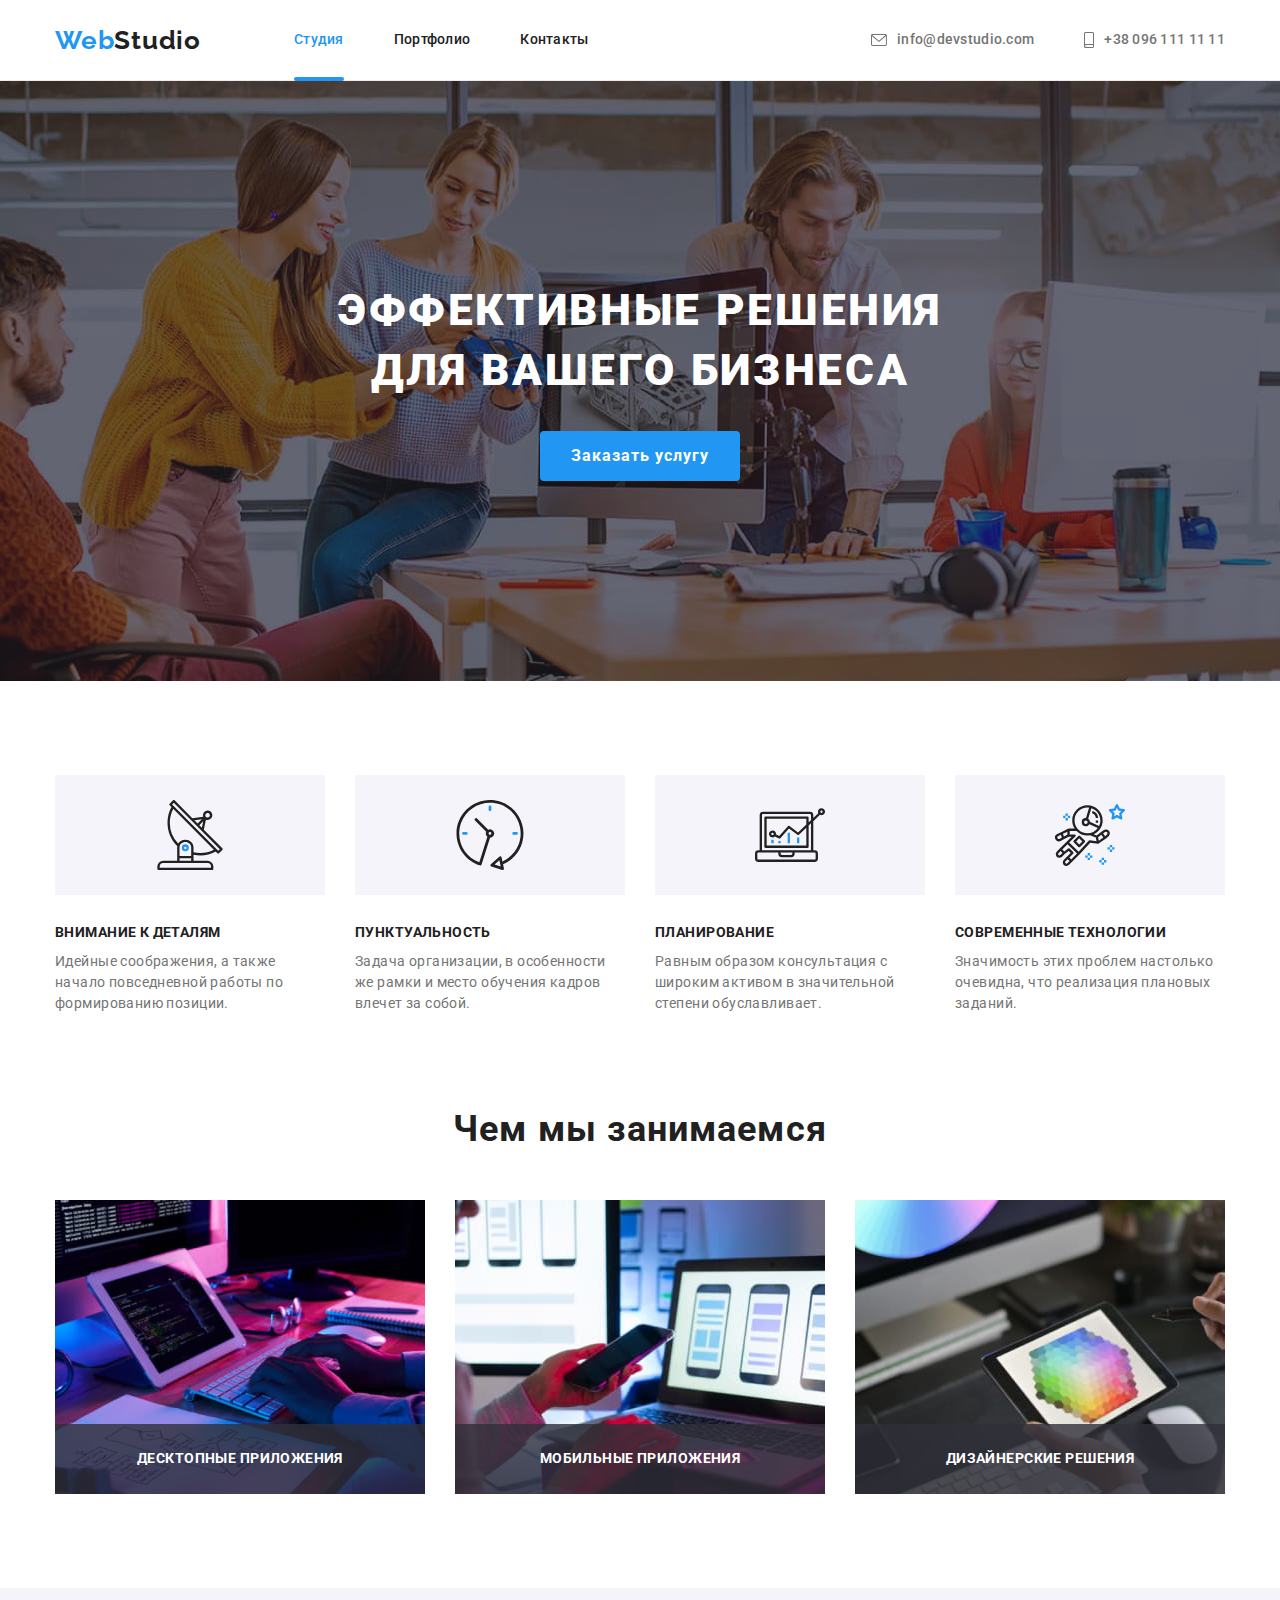
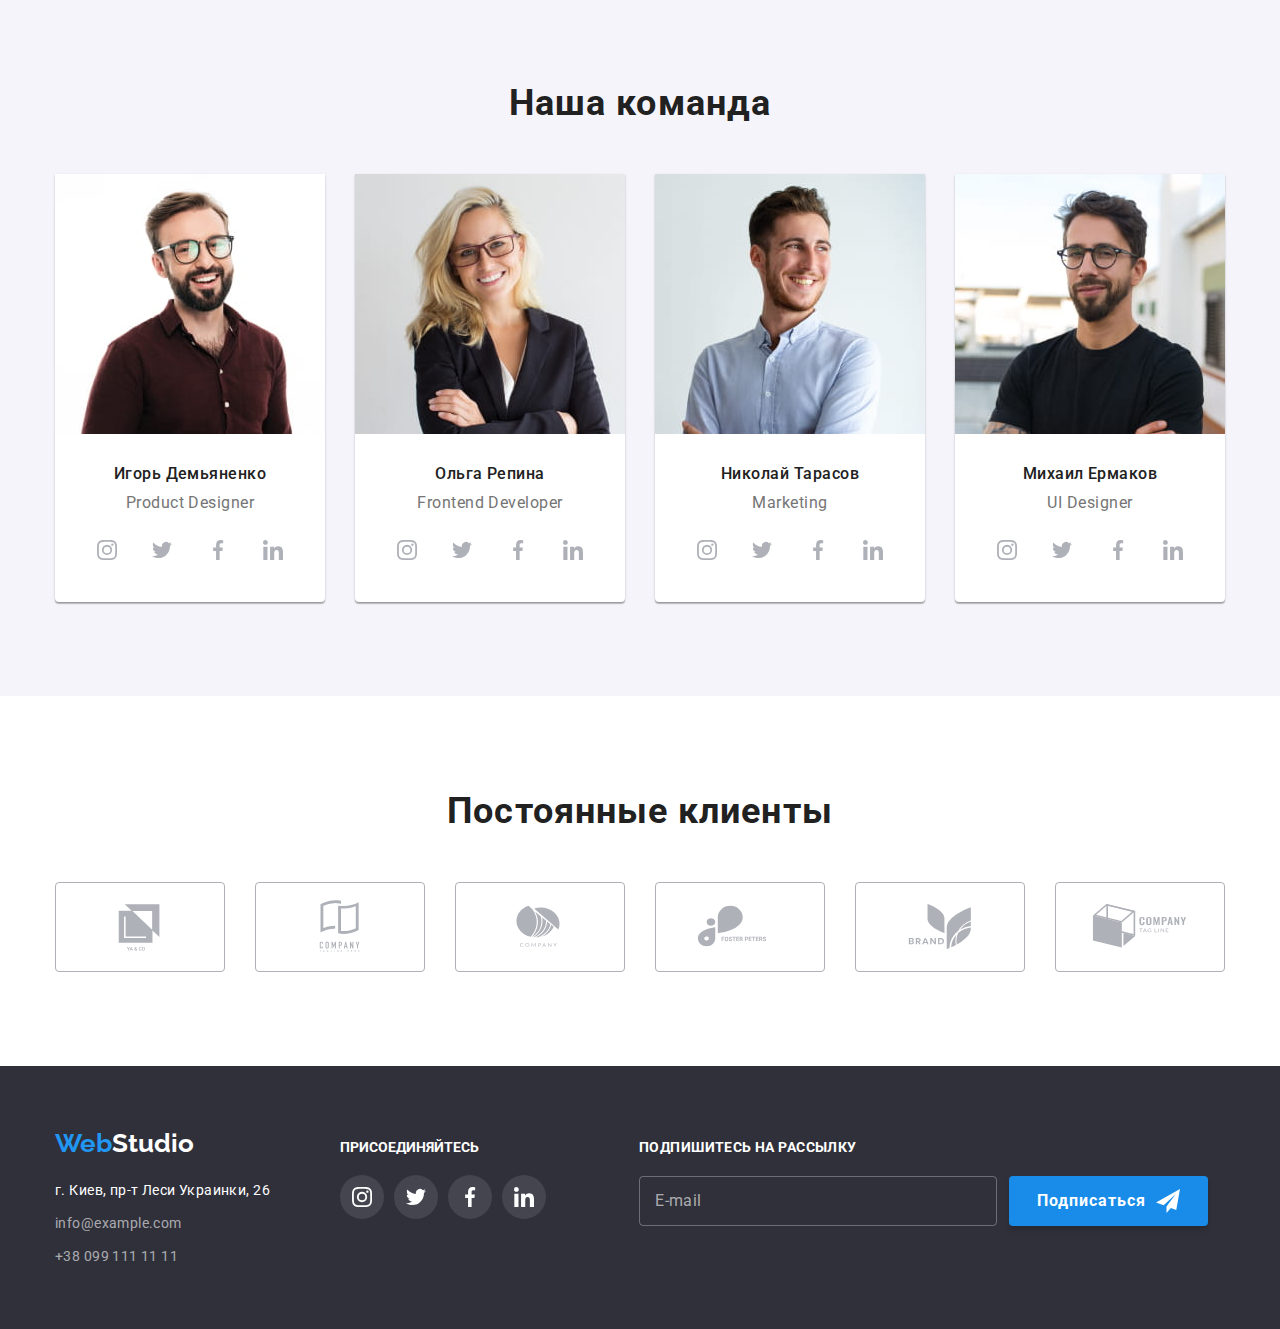
<file: index.html>
<!DOCTYPE html>
<html lang="ru">
<head>
    <meta charset="UTF-8">
    <meta http-equiv="X-UA-Compatible" content="IE=edge">
    <meta name="viewport" content="width=device-width, initial-scale=1.0">
    <title>студия</title>
    <link rel="preconnect" href="https://fonts.googleapis.com">
<link rel="preconnect" href="https://fonts.gstatic.com" crossorigin>
<link href="https://fonts.googleapis.com/css2?family=Raleway:wght@700&family=Roboto:wght@400;500;700;900&display=swap" rel="stylesheet">
<link rel="stylesheet" href="https://cdnjs.cloudflare.com/ajax/libs/modern-normalize/1.1.0/modern-normalize.min.css">
<link rel="stylesheet" href="./css/styles.css">
</head>
<body class="body-page">
    <header class="header-page"><!---start-of-header-section--> 
<div class="container header-container">
        <nav class="nav-container">
<a class="full-logo" href="https//www.webstudio.ua" 
 title="https//www.webstudio.ua" target=_self> 
    <span class="logo-part-web">Web</span>Studio</a>
    
        <ul class="header-nav-list">
        
        <li class="nav-item"><a class="nav-link now-on" href="./index.html"> Студия </a></li>
        <li class="nav-item"><a class="nav-link" href="./portfolio.html"> Портфолио </a></li>
        <li class="nav-item"><a class="nav-link" href="#contacts-footer"> Контакты </a></li>
            
        </ul>
    </nav>
        <ul class="header-contacts">

        <li class="contact-item"><a class="contacts-item-link" href=mailto:info@devstudio.com title="info@devstudio.com"><svg class="contacts-item-icon-email" width="16" height="12">
                  <use href="./images/sprite.svg#envelope">
                  </use>
                </svg> info@devstudio.com </a></li>
        <li class="contact-item"><a class="contacts-item-link" href=tel:+380961111111  title="call-us"><svg class="contacts-item-icon-smartphone" width="10" height="16">
                  <use href="./images/sprite.svg#smartphone">
                  </use>
                </svg> +38 096 111 11 11 </a></li>
            
        </ul>

</div>
    </header><!---end-of-header-section--> 
       
    <main>  <!--start-of-main-section-->
<section class="hero-section hero-background"> 
    <div class="container">
<h1 class="hero-title">Эффективные решения для вашего бизнеса</h1>


<button class="hero-button " type="button"  name="order-service" data-open-modal>Заказать услугу</button>
<div class="backdrop is-hidden" data-backdrop>
  <div class="modal">
     <button class="modal-close" data-close-modal>
                  <svg class="modal-close-button" width="11" height="11">
                    <use href="./images/sprite.svg#modal-close-button">
                    </use>
                  </svg>
    </button>
    <div>
      <p class="modal-form-p">Оставьте свои данные, мы вам перезвоним</p>
      <form class="modal-form">
        <label class="form-label"><span class="form-element-name">Имя</span>
        <input class="label-input" type="text" name="name" id="name"/>
      <svg class="label-logo" width="18" height="18">
       <use href="./images/sprite.svg#person-logo"></use></svg></label>

        <label class="form-label"><span class="form-element-name">Телефон</span>
        <input class="label-input" type="tel" name="tel" id="tel"/><svg class="label-logo" width="18" height="18">
       <use href="./images/sprite.svg#phone-logo"></use></svg></label>

        <label class="form-label"><span class="form-element-name">Почта</span>
        <input class="label-input" type="email" name="mail" id="mail"/><svg class="label-logo" width="18" height="18">
       <use href="./images/sprite.svg#email-logo"></use></svg></label>

        <label class="form-label"><span class="form-element-name coments">Комментарий</span>
        <textarea class="label-textarea" name="coments" placeholder="Введите текст"></textarea></label>

      <label class="form-label-checkbox"><input class="form-checkbox" type="checkbox" name="agreement" value="agreement" />
        <span class="checkbox-text">Соглашаюсь с рассылкой и принимаю&nbsp;<a class="agreement-link" href="">Условия договора</a></span>
         
    
    </label>
       <button class="modal-submit-button" type="submit">Отправить</button>
  
        



      </form>
    </div>
  </div>
</div>
</div>
</section> 

<section class="our-goals-section">
    <div class="container">
        <h2>our-goals</h2> <!--hide-when-styling-->
   <ul class="our-goals-list">
        <li class="our-goals-item">
            <div class="our-goals-item-icon">
                <svg class="our-goals-icon" width="70" height="70">
                  <use  href="./images/sprite.svg#antenna" >
                  </use>
                </svg>
              </div>
            <h3 >Внимание к деталям </h3>
            <p>Идейные соображения, а также начало повседневной работы по формированию позиции.</p>
        </li>
        
        <li class="our-goals-item">
            <div class="our-goals-item-icon">
                <svg class="our-goals-icon" width="70" height="70">
                  <use  href="./images/sprite.svg#clock" >
                  </use>
                </svg>
              </div>
            <h3 >Пунктуальность </h3>
            <p>Задача организации, в особенности же рамки и место обучения кадров влечет за собой.</p>
        </li>

        <li class="our-goals-item">
            <div class="our-goals-item-icon">
                <svg class="our-goals-icon" width="70" height="70">
                  <use  href="./images/sprite.svg#diagram" >
                  </use>
                </svg>
              </div>
            <h3> Планирование </h3>
            <p>Равным образом консультация с широким активом в значительной степени обуславливает.</p>
        </li>
        
        <li class="our-goals-item">
            <div class="our-goals-item-icon">
                <svg class="our-goals-icon" width="70" height="70">
                  <use  href="./images/sprite.svg#astronaut" >
                  </use>
                </svg>
              </div>
            <h3>Современные технологии</h3>
            <p>Значимость этих проблем настолько очевидна, что реализация плановых заданий.</p>
        </li>

    </ul>
    </div>
</section>
<section class="what-we-are-doing-section">
    <div class="container">
    <h2 class="what-we-are-doing"> Чем мы занимаемся </h2>
<ul class="what-we-are-doig-list">
            <li class="sample-image"><img src="./images/coding.jpg" alt="coding" width="370">
              <div class="sample-image-sign"><p class="sample-image-p" >Десктопные приложения</p></div>
            </li>
            <li class="sample-image"><img src="./images/app-design.jpg" alt="app-design" width="370">
              <div class="sample-image-sign"><p class="sample-image-p" >Мобильные приложения</p></div>
            </li>
            <li class="sample-image"><img src="./images/design.jpg" alt="design" width="370">
            <div class="sample-image-sign"> <p class="sample-image-p">Дизайнерские решения</p></div>
            </li>
    
</ul>
</div>
</section>

<section class="our-team">
<div class="container">
<h2 class="our-team-h2"> Наша команда </h2>
<ul class="our-team-list">
    
        <li class="our-team-item">
            <img src="./images/demianenko.jpg" alt="igor-demianenko" width="270" >
            <div class="teammate-sign">
            <h3>Игорь Демьяненко</h3>
            <p>Product Designer</p>
            <ul class="our-team-network-list">
                  <li class="our-team-network-item">
                    <a href="***" class="our-team-network-link" aria-label="instagram">
                    <svg class="our-team-network-logo" width="20" height="20">
                      <use href="./images/sprite.svg#instagram-main" ></use>
                    </svg>
                    </a>
                  </li>
                  <li class="our-team-network-item">
                    <a href="***" class="our-team-network-link" aria-label="twitter">
                    <svg class="our-team-network-logo" width="20" height="20">
                      <use href="./images/sprite.svg#twitter-main" ></use>
                    </svg>
                    </a>
                  </li>
                  <li class="our-team-network-item">
                    <a href="***" class="our-team-network-link" aria-label="facebook">
                    <svg class="our-team-network-logo" width="20" height="20">
                      <use href="./images/sprite.svg#facebook-main" ></use>
                    </svg>
                    </a>
                  </li>
                  <li class="our-team-network-item">
                    <a href="***" class="our-team-network-link" aria-label="linkedin">
                    <svg class="our-team-network-logo" width="20" height="20">
                      <use href="./images/sprite.svg#linkedin-main" ></use>
                    </svg>
                    </a>
                  </li>
                </ul>
            </div>
            
        </li>
        
        <li class="our-team-item">
            <img src="./images/repina.jpg" alt="olga-repina" width="270" >
            <div class="teammate-sign">
            <h3>Ольга Репина</h3>
            <p>Frontend Developer</p>
            <ul class="our-team-network-list">
                  <li class="our-team-network-item">
                    <a href="***" class="our-team-network-link" aria-label="instagram">
                    <svg class="our-team-network-logo" width="20" height="20">
                      <use href="./images/sprite.svg#instagram-main" ></use>
                    </svg>
                    </a>
                  </li>
                  <li class="our-team-network-item">
                    <a href="***" class="our-team-network-link" aria-label="twitter">
                    <svg class="our-team-network-logo" width="20" height="20">
                      <use href="./images/sprite.svg#twitter-main" ></use>
                    </svg>
                    </a>
                  </li>
                  <li class="our-team-network-item">
                    <a href="***" class="our-team-network-link" aria-label="facebook">
                    <svg class="our-team-network-logo" width="20" height="20">
                      <use href="./images/sprite.svg#facebook-main" ></use>
                    </svg>
                    </a>
                  </li>
                  <li class="our-team-network-item">
                    <a href="***" class="our-team-network-link" aria-label="linkedin">
                    <svg class="our-team-network-logo" width="20" height="20">
                      <use href="./images/sprite.svg#linkedin-main" ></use>
                    </svg>
                    </a>
                  </li>
                </ul>
            </div>
        </li>
        
        <li class="our-team-item">
            <img src="./images/tarasov.jpg" alt="nikolay-tarasov" width="270" >
            <div class="teammate-sign">
            <h3>Николай Тарасов</h3>
            <p>Marketing</p>
            <ul class="our-team-network-list">
                  <li class="our-team-network-item">
                    <a href="***" class="our-team-network-link" aria-label="instagram">
                    <svg class="our-team-network-logo" width="20" height="20">
                      <use href="./images/sprite.svg#instagram-main" ></use>
                    </svg>
                    </a>
                  </li>
                  <li class="our-team-network-item">
                    <a href="***" class="our-team-network-link" aria-label="twitter">
                    <svg class="our-team-network-logo" width="20" height="20">
                      <use href="./images/sprite.svg#twitter-main" ></use>
                    </svg>
                    </a>
                  </li>
                  <li class="our-team-network-item">
                    <a href="***" class="our-team-network-link" aria-label="facebook">
                    <svg class="our-team-network-logo" width="20" height="20">
                      <use href="./images/sprite.svg#facebook-main" ></use>
                    </svg>
                    </a>
                  </li>
                  <li class="our-team-network-item">
                    <a href="***" class="our-team-network-link" aria-label="linkedin">
                    <svg class="our-team-network-logo" width="20" height="20">
                      <use href="./images/sprite.svg#linkedin-main" ></use>
                    </svg>
                    </a>
                  </li>
                </ul>
            </div>
        </li>
        
        <li class="our-team-item">
            <img src="./images/ermakov.jpg" alt="myhail-ermakov" width="270" >
            <div class="teammate-sign">
            <h3>Михаил Ермаков</h3>   
            <p>UI Designer</p>
            <ul class="our-team-network-list">
                  <li class="our-team-network-item">
                    <a href="***" class="our-team-network-link" aria-label="instagram">
                    <svg class="our-team-network-logo" width="20" height="20">
                      <use href="./images/sprite.svg#instagram-main" ></use>
                    </svg>
                    </a>
                  </li>
                  <li class="our-team-network-item">
                    <a href="***" class="our-team-network-link" aria-label="twitter">
                    <svg class="our-team-network-logo" width="20" height="20">
                      <use href="./images/sprite.svg#twitter-main" ></use>
                    </svg>
                    </a>
                  </li>
                  <li class="our-team-network-item">
                    <a href="***" class="our-team-network-link" aria-label="facebook">
                    <svg class="our-team-network-logo" width="20" height="20">
                      <use href="./images/sprite.svg#facebook-main" ></use>
                    </svg>
                    </a>
                  </li>
                  <li class="our-team-network-item">
                    <a href="***" class="our-team-network-link" aria-label="linkedin">
                    <svg class="our-team-network-logo" width="20" height="20">
                      <use href="./images/sprite.svg#linkedin-main" ></use>
                    </svg>
                    </a>
                  </li>
                </ul>
            </div>
        </li>
    
</ul>
</div>
</section>

<section class="happy-clients container"> <!--start-of-happy-clients-section-->
          <h2 class="happy-client-h2">Постоянные клиенты</h2>
          <ul class="client-list">
          <li class="client-item">
          <a href="***" class="client-link">
          <svg class="client-logo" width=106px height=60px aria-label="happy-clients-site">
          <use href="./images/sprite.svg#company1"></use>
                </svg>
              </a>

            </li>
            <li class="client-item">
          <a href="***" class="client-link">
          <svg class="client-logo" width=106px height=60px aria-label="happy-clients-site">
          <use href="./images/sprite.svg#company2"></use>
                </svg>
              </a>

            </li>
            <li class="client-item">
          <a href="***" class="client-link">
          <svg class="client-logo" width=106px height=60px aria-label="happy-clients-site">
          <use href="./images/sprite.svg#company3"></use>
                </svg>
              </a>

            </li>
            <li class="client-item">
          <a href="***" class="client-link">
          <svg class="client-logo" width=106px height=60px aria-label="happy-clients-site">
          <use href="./images/sprite.svg#company4"></use>
                </svg>
              </a>

            </li>
            <li class="client-item">
          <a href="***" class="client-link">
          <svg class="client-logo" width=106px height=60px aria-label="happy-clients-site">
          <use href="./images/sprite.svg#company5"></use>
          </svg>
              </a>

            </li>
            <li class="client-item">
          <a href="***" class="client-link">
          <svg class="client-logo" width=106px height=60px aria-label="happy-clients-site">
          <use href="./images/sprite.svg#company6"></use>
                </svg>
              </a>

            </li>
          </ul>

        


</section> <!--end-of-happy-clients-section-->

</main>  <!--end-of-main-section-->
<footer class="footer-section" id="contacts-footer"> <!--start-of-footer-section-->
<div class="container footer-container">
    <div class="footer-adress"><a class=" full-logo-footer" href=https//www.webstudio.ua  rel=main-page title="https//www.webstudio.ua" target=_self>
<span class="logo-part-web">Web</span>Studio</a>
<address class="footer-adress-list">
<a class="direction-link" href="https://goo.gl/maps/tFxmUeuUoGnNRpn7A" title="location" target="_blank" rel="noopener noreferrer"> г. Киев, пр-т Леси Украинки, 26 </a>
<a class="mail-link" href=mailto:info@example.com title="info@example.com"> info@example.com </a>
<a class="call-link" href=tel:+380991111111 title="call-us"> +38 099 111 11 11 </a>
</address>
</div> 
 <div class="footer-network">
        <h2 class="footer-h2">присоединяйтесь</h2>
          <ul class="footer-network-list">
            <li class="footer-network-item">
              <a href="***" class="footer-network-links" aria-label="instagram">
                <svg class="footer-network-icon" width="20" height="20">
                  <use href="./images/sprite.svg#instagram-footer"></use>
                </svg>
              </a>
            </li>
            <li class="footer-network-item">
              <a href="***" class="footer-network-links" aria-label="twitter">
                <svg class="footer-network-icon" width="20" height="20">
                  <use href="./images/sprite.svg#twitter-footer"></use>
                </svg>
              </a>
            </li>
            <li class="footer-network-item">
              <a href="***" class="footer-network-links" aria-label="facebook">
                <svg class="footer-network-icon" width="20" height="20">
                  <use href="./images/sprite.svg#facebook-footer"></use>
                </svg>
              </a>
            </li>
            <li class="footer-network-item">
              <a href="#" class="footer-network-links" aria-label="linkedin">
                <svg class="footer-network-icon" width="20" height="20">
                  <use href="./images/sprite.svg#linkedin-footer"></use>
                </svg>
              </a>
            </li>
          </ul>

        </div>
        <div class="footer-signup">
            <p class="signup-p">Подпишитесь на рассылку</p>
            <form class="footer-signup-form">
                              <input class="signup-input" type="email" name="email" placeholder="E-mail" />
                            <button class="signup-button-footer" type="submit">
                Подписаться
                <svg class="send-footer-logo" width="24px" height="24px">
                  <use href="./images/sprite.svg#send-footer"></use>
                </svg>
              </button>
            </form>
          </div>
        </div>

</footer><!--end-of-footer-section--><!--end-of-footer-section-->
<script src="./modal.js"></script>
</body>
</html>
</file>
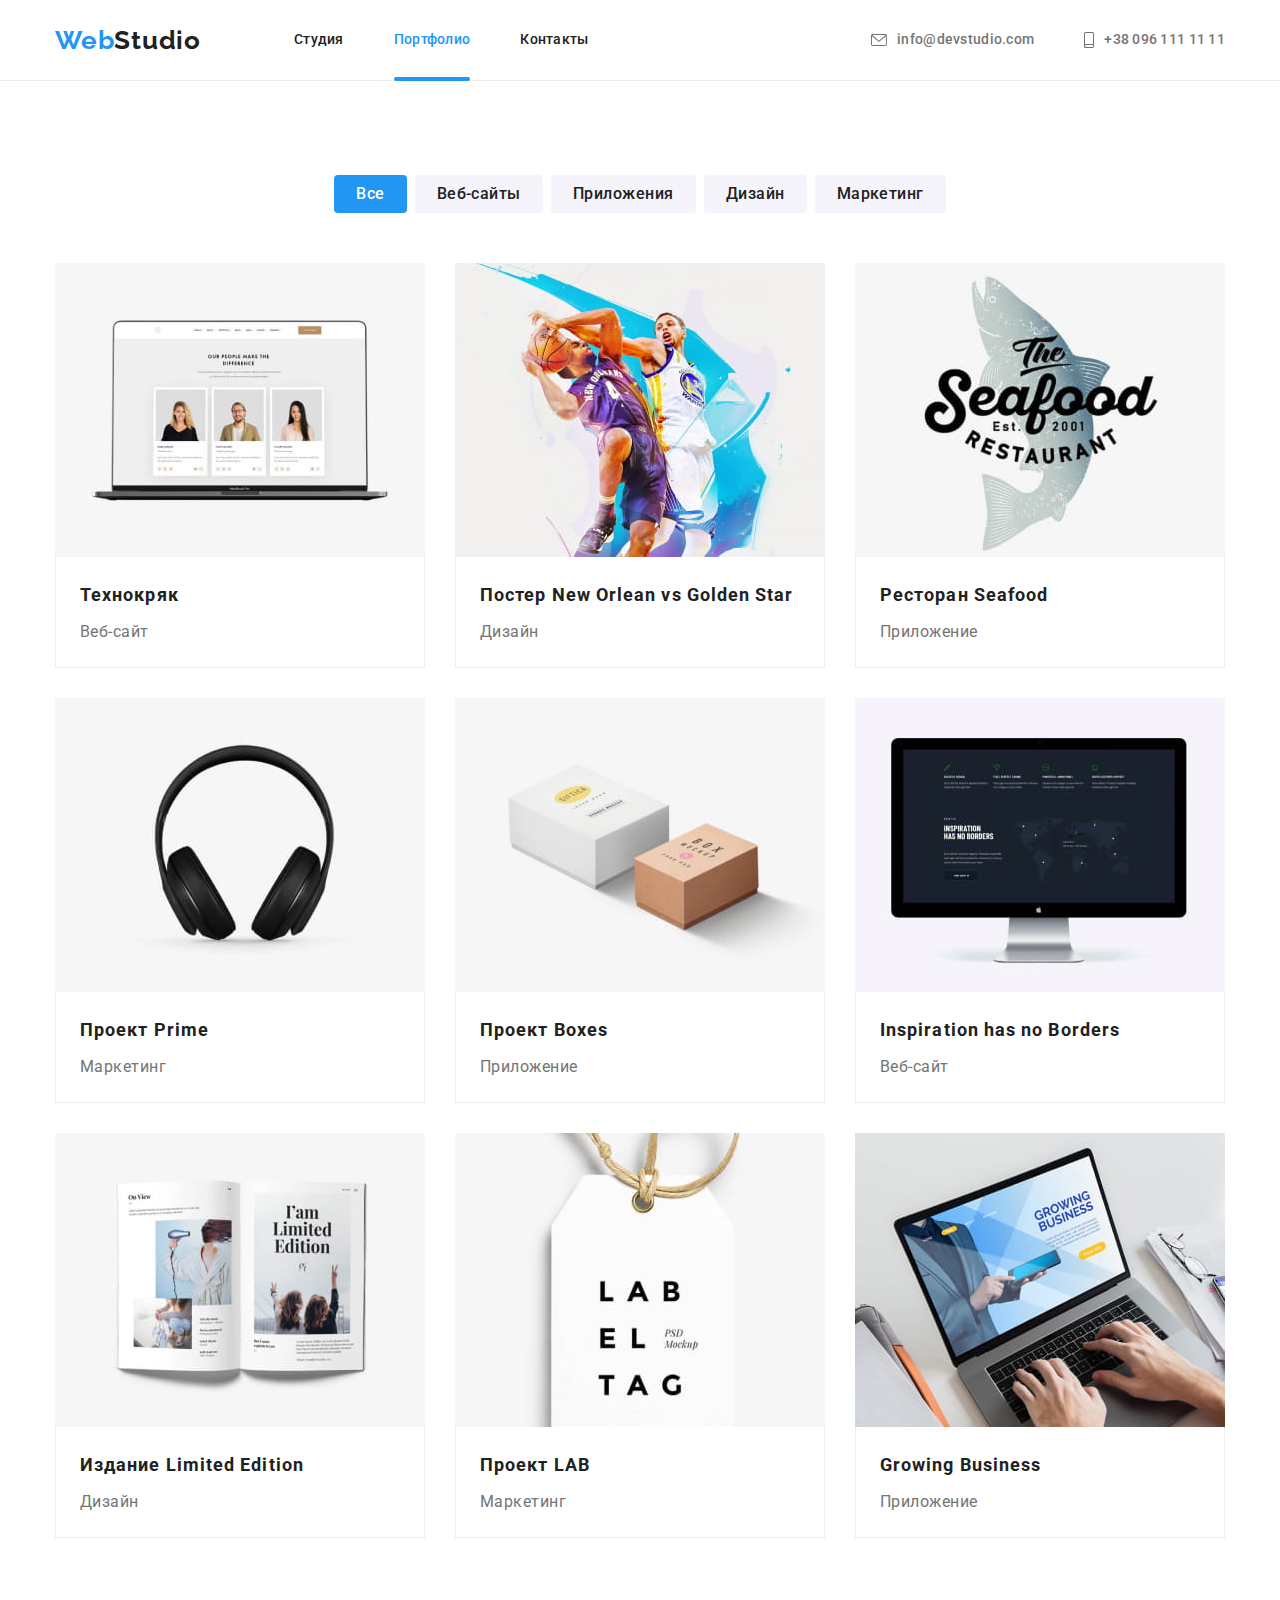
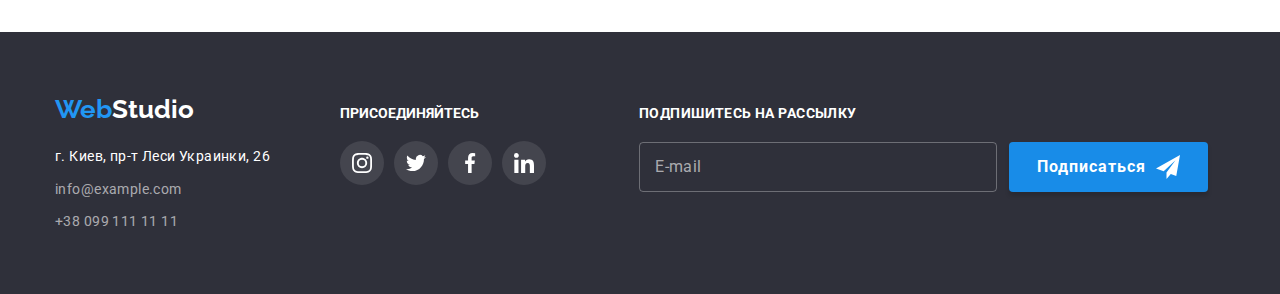
<file: portfolio.html>
<!DOCTYPE html>
<html lang="ru">
<head>
<meta charset="UTF-8" />
<meta http-equiv="X-UA-Compatible" content="IE=edge" />
<meta name="viewport" content="width=device-width, initial-scale=1.0"/>
<title>студия</title>
<link rel="preconnect" href="https://fonts.googleapis.com">
<link rel="preconnect" href="https://fonts.gstatic.com" crossorigin>
<link href="https://fonts.googleapis.com/css2?family=Raleway:wght@700&family=Roboto:wght@400;500;700;900&display=swap" rel="stylesheet">
<link rel="stylesheet" href="https://cdnjs.cloudflare.com/ajax/libs/modern-normalize/1.1.0/modern-normalize.min.css">
<link rel="stylesheet" href="./css/styles.css" />
</head>
<body>
<header class="header-page"><!---start-of-header-section--> 
<div class="container header-container">
        <nav class="nav-container">
<a class="full-logo" href="https//www.webstudio.ua" 
 title="https//www.webstudio.ua" target=_self> 
    <span class="logo-part-web">Web</span>Studio</a>
    
        <ul class="header-nav-list">
        
        <li class="nav-item"><a class="nav-link " href="./index.html"> Студия </a></li>
        <li class="nav-item"><a class="nav-link now-on" href="./portfolio.html"> Портфолио </a></li>
        <li class="nav-item"><a class="nav-link" href="#contacts-footer"> Контакты </a></li>
            
        </ul>
    </nav>
        <ul class="header-contacts">

        <li class="contact-item"><a class="contacts-item-link" href=mailto:info@devstudio.com title="info@devstudio.com"><svg class="contacts-item-icon-email" width="16" height="12">
                  <use href="./images/sprite.svg#envelope">
                  </use>
                </svg> info@devstudio.com </a></li>
        <li class="contact-item"><a class="contacts-item-link" href=tel:+380961111111  title="call-us"><svg class="contacts-item-icon-smartphone" width="10" height="16">
                  <use href="./images/sprite.svg#smartphone">
                  </use>
                </svg> +38 096 111 11 11 </a></li>
            
        </ul>

</div>
    </header><!---end-of-header-section--> 
       

<main> <!--start-of-main-section-->
<section class="portfolio">
    <div class="container portfolio-container">
<ul class="portfolio-buttons-list">
<li class="portfolio-button"> <button class="button all" type="button">Все</button> </li>
<li class="portfolio-button"> <button class="button" type="button">Веб-сайты </button> </li>
<li class="portfolio-button"> <button class="button" type="button">Приложения</button> </li>
<li class="portfolio-button"> <button class="button" type="button">Дизайн </button> </li>
<li class="portfolio-button"> <button class="button" type="button">Маркетинг</button></li>
</ul>

<h2>our-projects</h2> <!--hide-when-styling-->
                                
<ul class="portfolio-list">
<li class="portfolio-item">
<a class="porfolio-item-link" href="***"><div class="portfolio-image"><img src="./images/tehnokryak.jpg" alt="tehnokryak" width="370"/>
<div class="portfolio-hover">Технокряк это современная площадка распространения коронавируса. Компании используют эту платформу для цифрового шпионажа и атак на защищённые сервера конкурентов.</div>
</div>
<div class="portfolio-text"><h3>Технокряк</h3>
<p>Веб-сайт</p>
</div>
</a>

</li>

<li class="portfolio-item">
<a class="porfolio-item-link" href="***"><div class="portfolio-image"><img src="./images/basketball.jpg" alt="basketball" width="370"/>
<div class="portfolio-hover">Технокряк это современная площадка распространения коронавируса. Компании используют эту платформу для цифрового шпионажа и атак на защищённые сервера конкурентов.</div>
</div>  
<div class="portfolio-text"><h3>Постер New Orlean vs Golden Star </h3>
<p>Дизайн</p>
</div>
</a>
</li>

<li class="portfolio-item"> 
<a class="porfolio-item-link" href="***"><div class="portfolio-image"><img src="./images/seafood.jpg" alt="seafood" width="370"/>
<div class="portfolio-hover">Технокряк это современная площадка распространения коронавируса. Компании используют эту платформу для цифрового шпионажа и атак на защищённые сервера конкурентов.</div>
</div> 
  <div class="portfolio-text"><h3>Ресторан Seafood</h3>
<p>Приложение</p>
</div>
</a>

</li>

<li class="portfolio-item">
<a class="porfolio-item-link" href="***"><div class="portfolio-image"><img src="./images/earphones.jpg" alt="earphones" width="370"/>
<div class="portfolio-hover">Технокряк это современная площадка распространения коронавируса. Компании используют эту платформу для цифрового шпионажа и атак на защищённые сервера конкурентов.</div>
</div> 
  <div class="portfolio-text"><h3>Проект Prime</h3>
<p>Маркетинг</p>
</div>
</a>
</li>

<li class="portfolio-item">
<a class="porfolio-item-link" href="***"><div class="portfolio-image"><img src="./images/boxes.jpg" alt="boxes" width="370"/>
<div class="portfolio-hover">Технокряк это современная площадка распространения коронавируса. Компании используют эту платформу для цифрового шпионажа и атак на защищённые сервера конкурентов.</div>
</div> 
  <div class="portfolio-text"><h3>Проект Boxes</h3>
<p>Приложение</p>
</div>
</a>
</li>

<li class="portfolio-item">
<a class="porfolio-item-link" href="***"><div class="portfolio-image"><img src="./images/inspiration-web.jpg" alt="inspiration-web" width="370"/>
<div class="portfolio-hover">Технокряк это современная площадка распространения коронавируса. Компании используют эту платформу для цифрового шпионажа и атак на защищённые сервера конкурентов.</div>
</div> 
  <div class="portfolio-text"><h3>Inspiration has no Borders </h3>
<p>Веб-сайт</p>
</div>
</a>
</li>

<li class="portfolio-item">
<a class="porfolio-item-link" href="***"><div class="portfolio-image"><img src="./images/limited-edition.jpg" alt="limited-edition" width="370"/>
<div class="portfolio-hover">Технокряк это современная площадка распространения коронавируса. Компании используют эту платформу для цифрового шпионажа и атак на защищённые сервера конкурентов.</div>
</div> 
  <div class="portfolio-text"><h3>Издание Limited Edition</h3>
<p>Дизайн</p>
</div>
</a>
</li>

<li class="portfolio-item">
  <a class="porfolio-item-link" href="***"><div class="portfolio-image"><img src="./images/lab-project.jpg" alt="lab-project" width="370"/>
<div class="portfolio-hover">Технокряк это современная площадка распространения коронавируса. Компании используют эту платформу для цифрового шпионажа и атак на защищённые сервера конкурентов.</div>
</div> 
    <div class="portfolio-text"><h3>Проект LAB</h3>
<p>Маркетинг</p>
</div>
</a>
</li>

<li class="portfolio-item">
<a class="porfolio-item-link" href="***"><div class="portfolio-image"><img src="./images/growing-app.jpg" alt="growing-app" width="370"/>
<div class="portfolio-hover">Технокряк это современная площадка распространения коронавируса. Компании используют эту платформу для цифрового шпионажа и атак на защищённые сервера конкурентов.</div>
</div> 
  <div class="portfolio-text"><h3>Growing Business</h3>
<p>Приложение</p>
</div>
</a>
</li>

</ul>
</div>
</section>

</main>  <!--end-of-main-section-->
<footer class="footer-section" id="contacts-footer"> <!--start-of-footer-section-->
<div class="container footer-container">
    <div class="footer-adress"><a class=" full-logo-footer" href=https//www.webstudio.ua  rel=main-page title="https//www.webstudio.ua" target=_self>
<span class="logo-part-web">Web</span>Studio</a>
<address class="footer-adress-list">
<a class="direction-link" href="https://goo.gl/maps/tFxmUeuUoGnNRpn7A" title="location" target="_blank" rel="noopener noreferrer"> г. Киев, пр-т Леси Украинки, 26 </a>
<a class="mail-link" href=mailto:info@example.com title="info@example.com"> info@example.com </a>
<a class="call-link" href=tel:+380991111111 title="call-us"> +38 099 111 11 11 </a>
</address>
</div> 
 <div class="footer-network">
        <h2 class="footer-h2">присоединяйтесь</h2>
          <ul class="footer-network-list">
            <li class="footer-network-item">
              <a href="***" class="footer-network-links" aria-label="instagram">
                <svg class="footer-network-icon" width="20" height="20">
                  <use href="./images/sprite.svg#instagram-footer"></use>
                </svg>
              </a>
            </li>
            <li class="footer-network-item">
              <a href="***" class="footer-network-links" aria-label="twitter">
                <svg class="footer-network-icon" width="20" height="20">
                  <use href="./images/sprite.svg#twitter-footer"></use>
                </svg>
              </a>
            </li>
            <li class="footer-network-item">
              <a href="***" class="footer-network-links" aria-label="facebook">
                <svg class="footer-network-icon" width="20" height="20">
                  <use href="./images/sprite.svg#facebook-footer"></use>
                </svg>
              </a>
            </li>
            <li class="footer-network-item">
              <a href="#" class="footer-network-links" aria-label="linkedin">
                <svg class="footer-network-icon" width="20" height="20">
                  <use href="./images/sprite.svg#linkedin-footer"></use>
                </svg>
              </a>
            </li>
          </ul>

        </div>
        <div class="footer-signup">
            <p class="signup-p">Подпишитесь на рассылку</p>
            <form class="footer-signup-form">
              <label class="signup-area">
                <input class="signup-input" type="email" name="email" placeholder="E-mail" />
              </label>
              <button class="signup-button-footer" type="submit">
                Подписаться
                <svg class="send-footer-logo" width="24px" height="24px">
                  <use href="./images/sprite.svg#send-footer"></use>
                </svg>
              </button>
            </form>
          </div>
        </div>

</footer><!--end-of-footer-section--><!--end-of-footer-section-->
</body>
</html>
</file>
<file: css/styles.css>
/*
Raleway 700 normal
Roboto 400 normal
Roboto 500 normal
Roboto 700 normal
Roboto 900 normal
*/
:root {
        --color-ffffff: #ffffff;
        --color-2196f3: #2196f3;
        --color-212121: #212121;
        --color-757575: #757575;
        --color-2f303a: #2f303a;
        --color-e5e5e5: #e5e5e5;
        --color-f5f4fa: #f5f4fa;
        --color-afb1b8: #afb1b8;
        --color-188CE8: #188ce8;
        --color-rgba25525525501: rgba(255, 255, 255, 0.1);
        --color-rgba-255-255-255-06: rgba(255, 255, 255, 0.6);
        --color-rgba-255-255-255-03: rgba(255, 255, 255, 0.3);
        --color-rgba-0-0-0-015: rgba(0, 0, 0, 0.15);
        --transition-duration: 0.25s;
        --transition-timing-function: cubic-bezier(0.4, 0, 0.2, 1);
        --backdrop-background: rgba(0, 0, 0, 0.5);
}
/*body-overal-styles*/
body {
        background-color: var(--color-ffffff);
        color: var(--color-757575);
        font-family: "Roboto", sans-serif;
        font-weight: 400;
        font-size: 14px;
}
a {
        text-decoration: none;
}

img {
        display: block;
        max-width: 100%;
        height: auto;
}

ul {
        list-style: none;
        margin: 0px;
        padding: 0px;
}

.button {
        cursor: pointer;
}

.container {
        width: 1200px;
        margin-left: auto;
        margin-right: auto;
        /*padding-left: 15px;
        padding-right: 15px;*/
        padding: 0 15px;
}

.header-container {
        display: flex;
        justify-content: space-between;
}

/*header-styles*/
.header-page {
        border-bottom: 1px solid #ececec;
}

/*logo-styles-section*/

.logo-part-web {
        color: var(--color-2196f3);
}
.full-logo {
        font-family: "Raleway", sans-serif;
        font-weight: 700;
        font-size: 26px;
        line-height: 1.19;
        letter-spacing: 0.03em;
        color: var(--color-212121);
        display: block;
        margin-right: 93px;
}
/*logo-styles-section*/

/*section-of-navigation-styles*/
.nav-link {
        font-weight: 500;
        font-size: 14px;
        line-height: 1.14;
        letter-spacing: 0.02em;
        color: var(--color-212121);
        display: block;
        transition: color var(--transition-duration)
                var(--transition-timing-function);
}
.nav-link:hover {
        color: var(--color-2196f3);
}

.nav-link,
.contact-item-link {
        padding-top: 32px;
        padding-bottom: 32px;
        display: block;
}

.nav-item,
.contact-item {
        margin-right: 50px;
}

.nav-container {
        display: flex;
        align-items: center;
}

.nav-item:last-child,
.contact-item:last-child {
        margin-right: 0;
}

.header-nav-list {
        display: flex;
}
/*section-of-navigation-styles*/

/*section-of-navigation-styles*/

.header-contacts {
        display: flex;
        align-items: center;
}

.header-contacts a {
        font-weight: 500;
        font-size: 14px;
        line-height: 1.14;
        letter-spacing: 0.02em;
        color: var(--color-757575);
        display: flex;
        align-items: center;
        transition: color var(--transition-duration)
                var(--transition-timing-function);
}
.header-contacts a:hover {
        color: var(--color-2196f3);
}

.contacts-item-icon-email,
.contacts-item-icon-smartphone {
        fill: currentColor;
        margin-right: 10px;
}

/*makes link and button an active on needed page */

/*section-of-navigation-styles*/

/*
.nav-link, .header-contacts a {color: var(--nav-link-color); }
a[href="./index.html"]:hover, 
a[href="./portfolio.html"]:hover,
a[href="#contacts-footer"]:hover,
a[href="mailto:info@devstudio.com"]:hover,
a[href="tel:+380961111111"]:hover
{color: var(--hover-color);background-color: var(--hover-color);}

a[href="./index.html"]:focus, 
a[href="./portfolio.html"]:focus,
a[href="#contacts-footer"]:focus,
a[href="mailto:info@devstudio.com"]:focus,
a[href="tel:+380961111111"]:focus
 {color:var(--focus-color);}*/

/*hero-section*/
.hero-section {
        background-color: var(--color-2f303a);
}
.hero-title {
        color: var(--color-ffffff);
        text-transform: uppercase;
        font-weight: 900;
        font-size: 44px;
        line-height: 1.36;
        letter-spacing: 0.06em;
        margin-top: 0;
        margin-bottom: 30px;
        margin-left: auto;
        margin-right: auto;
        max-width: 696px;
}

.hero-button {
        color: var(--color-ffffff);
        background-color: var(--color-2196f3);
        font-weight: 700;
        font-size: 16px;
        line-height: 1.87;
        text-align: center;
        letter-spacing: 0.06em;
        width: 200px;
        height: 50px;
        border-radius: 4px;
        border: none;
        cursor: pointer;
        transition: var(--transition-duration) var(--transition-timing-function);
}

/*.hero-button:hover,
.hero-button:focus {
        color: var(--color-2196f3);
        background: var(--color-ffffff);
}*/

.backdrop {
        position: fixed;
        top: 0;
        left: 0;
        /*bottom: 0*/
        /*right: 0*/
        width: 100%;
        height: 100%;
        background-color: var(--backdrop-background);
        opacity: 1;
        transition: opacity var(--transition-duration)
                        var(--transition-timing-function),
                visibility var(--transition-duration)
                        var(--transition-timing-function);
}

.backdrop.is-hidden {
        opacity: 0;
        pointer-events: none;
}

.modal {
        position: absolute;
        top: 50%;
        left: 50%;
        padding: 40px;
        transform: translate(-50%, -50%);
        width: 528px;
        height: 581px;
        border-radius: 4px;
        transition: transform var(--transition-duration)
                var(--transition-timing-function);
        box-shadow: 0px 1px 3px rgba(0, 0, 0, 0.12),
                0px 1px 1px rgba(0, 0, 0, 0.14), 0px 2px 1px rgba(0, 0, 0, 0.2);
        background-color: var(--color-ffffff);
        z-index: 99;
}

.modal-close {
        display: flex;
        position: absolute;
        top: 8px;
        right: 8px;
        width: 30px;
        height: 30px;
        border-radius: 50%;
        border: 1px solid rgba(0, 0, 0, 0.1);
        background-color: var(--color-ffffff);
        cursor: pointer;
        justify-content: center;
        align-items: center;
}

.modal-close-button {
        transition: fill var(--transition-duration)
                var(--transition-timing-function);
}

.modal-close:active,
.modal-close:focus {
        outline: none;
}

.modal-close:hover .modal-close-button,
.modal-close:focus .modal-close-button {
        fill: var(--color-2196f3);
}

.modal-form {
        position: relative;
}

.modal-form-p {
        text-align: center;
        margin-top: 0px;
        margin-bottom: 30px;
        color: var(--color-212121);
        font-weight: 700;
        font-size: 20px;
        line-height: 1.15;
        letter-spacing: 0.03em;
}

.form-label {
        /*display: flex;
        flex-direction: column;
        text-align: left;*/
        display: block;
        position: relative;
        margin-bottom: 28px;
}

.form-label:nth-child(4) {
        margin-bottom: 0px;
}

.form-element-name {
        position: absolute;
        top: -18px;
        left: 0;
        font-size: 12px;
        letter-spacing: 0.01em;
        line-height: 1.17;
        color: var(--color-757575);
}

.label-input {
        display: block;
        width: 100%;
        height: 40px;
        border: 1px solid rgba(33, 33, 33, 0.2);
        border-radius: 4px;
        font-size: 14px;
        line-height: 1.14;
        letter-spacing: 0.01em;
        padding-left: 42px;
        transition: border-color var(--transition-duration)
                var(--transition-timing-function);
}

.label-input:focus {
        border-color: var(--color-2196f3);
        outline: none;
}

.label-logo {
        position: absolute;
        top: 50%;
        left: 14px;
        transform: translateY(-50%);
        transition: fill var(--transition-duration)
                var(--transition-timing-function);
}

.label-input:focus + .label-logo {
        fill: var(--color-2196f3);
}

.label-textarea {
        width: 100%;
        height: 120px;
        border: 1px solid rgba(33, 33, 33, 0.2);
        border-radius: 4px;
        padding: 12px 16px 12px 16px;
        /*padding-top: 12px;
        padding-right: 16px;
        padding-bottom: 12px;
        padding-left: 16px;*/
        resize: none;
        font-size: 14px;
        line-height: 1.14;
        letter-spacing: 0.01em;
        transition: border-color var(--transition-duration)
                var(--transition-timing-function);
}

.label-textarea::placeholder {
        font-size: 14px;
        line-height: 1.14;
        letter-spacing: 0.01em;
        color: rgba(117, 117, 117, 0.5);
}

.label-textarea:focus {
        outline: none;
        border-color: var(--color-2196f3);
}

.form-label-checkbox {
        display: block;
        margin-bottom: 30px;
}

.checkbox-text {
        display: flex;
        align-items: center;
        padding-left: 12px;
        font-size: 14px;
        line-height: 1.71;
        letter-spacing: 0.03em;
        color: var(--color-757575);
}

.agreement-link {
        text-decoration-line: underline;
        color: var(--color-2196f3);
}

.form-checkbox {
        position: absolute;
        width: 1px;
        height: 1px;
        margin: -1px;
        border: 0;
        padding: 0;

        white-space: nowrap;
        clip-path: inset(100%);
        clip: rect(0 0 0 0);
        overflow: hidden;
}

.checkbox-text::before {
        content: "";
        display: inline-block;
        width: 16px;
        height: 15px;
        margin-right: 8px;
        background-image: url(../images/unchecked.svg);
        background-size: cover;
        border-radius: 2px;
}

.form-checkbox:checked + .checkbox-text::before {
        background-color: var(--color-2196f3);
        background-image: url(../images/icon_checked.svg);
        background-size: cover;
        border-radius: 2px;
}

.modal-submit-button {
        display: block;
        margin: 0 auto;

        font-weight: bold;
        font-size: 16px;
        line-height: 1.88;
        letter-spacing: 0.06em;
        color: #ffffff;
        padding: 10px 55px;

        background-color: var(--color-188CE8);
        box-shadow: 0px 4px 4px rgba(0, 0, 0, 0.15);
        border-radius: 4px;
        border: none;
        cursor: pointer;
}

.hero-section {
        padding-top: 200px;
        padding-bottom: 200px;
        text-align: center;
}

.hero-background {
        background-image: linear-gradient(
                        to right,
                        rgba(47, 48, 58, 0.4),
                        rgba(47, 48, 58, 0.4)
                ),
                url(../images/hero-background.jpg);
        background-repeat: no-repeat;
        background-position: center;
        background-size: cover;
        max-width: 1600px;
        margin-left: auto;
        margin-right: auto;
}

/*our-goals-styling*/
/*hided-h2*/
.our-goals-section h2 {
        position: absolute;
        width: 1px;
        height: 1px;
        margin: -1px;
        border: 0;
        padding: 0;
        white-space: nowrap;
        clip-path: inset(100%);
        clip: rect(0 0 0 0);
        overflow: hidden;
}
/*hided-h2*/

.our-goals-section {
        background-color: var(--color-ffffff);
        padding-top: 94px;
        padding-bottom: 94px;
}
.our-goals-section h3 {
        font-size: 14px;
        text-transform: uppercase;
        font-weight: 700;
        line-height: 1.14;
        letter-spacing: 0.03em;
        color: var(--color-212121);
        margin-bottom: 10px;
        margin-top: 0px;
}

.our-goals-section p {
        font-weight: 400;
        font-size: 14px;
        line-height: 1.5;
        letter-spacing: 0.03em;
        color: var(--color-757575);
        margin-top: 0px;
        margin-bottom: 0px;
}

.our-goals-list {
        display: flex;
        flex-wrap: wrap;

        margin-top: -30px;
        margin-left: -30px;
}

.our-goals-item {
        flex-basis: calc((100% - 4 * 30px) / 4);
        margin-top: 30px;
        margin-left: 30px;
}

.our-goals-item-icon {
        display: flex;
        align-items: center;
        width: 270px;
        height: 120px;
        margin-bottom: 30px;
        justify-content: center;
        background-color: var(--color-f5f4fa);
}

/*our-goals-styling*/

/*what-we-are-doing-styling*/
.what-we-are-doing-section {
        padding-bottom: 94px;
}
.what-we-are-doing {
        font-weight: 700;
        font-size: 36px;
        line-height: 1.17;
        letter-spacing: 0.03em;
        color: var(--color-212121);
        margin-top: 0;
        margin-bottom: 50px;
        text-align: center;
}

.sample-image {
        position: relative;
        z-index: -1;
}
.sample-image:not(:last-child) {
        margin-right: 30px;
}

.sample-image-p {
        margin-top: 0px;
        margin-bottom: 0px;
        /*padding: 27px 82px 27px 83px; */
        padding-top: 27px;
        padding-bottom: 27px;
        font-size: 14px;
        font-weight: 700;
        letter-spacing: 0.03em;
        line-height: 1.14;
        text-transform: uppercase;
        color: var(--color-ffffff);
}

.sample-image-sign {
        position: absolute;
        width: 370px;
        height: 70px;
        text-align: center;
        bottom: 0px;
        background-color: rgba(47, 48, 58, 0.8);
}

.what-we-are-doig-list {
        display: flex;
}

.what-we-are-doig-list img {
        display: block;
}
/*what-we-are-doing-styling*/

/*our-team-styling*/
.our-team {
        background-color: var(--color-f5f4fa);
        padding-bottom: 94px;
        padding-top: 94px;
}
.our-team h2 {
        font-weight: 700;
        font-size: 36px;
        line-height: 1.17;
        letter-spacing: 0.03em;
        color: var(--color-212121);
        margin-bottom: 50px;
        margin-top: 0px;
        text-align: center;
}

.our-team h3 {
        font-weight: 500;
        font-size: 16px;
        line-height: 1.19;
        letter-spacing: 0.03em;
        color: var(--color-212121);
        margin-top: 0px;
        margin-bottom: 10px;
}

.our-team p {
        font-weight: 400;
        font-size: 16px;
        line-height: 1.19;
        letter-spacing: 0.03em;
        color: var(--color-757575);
        margin-bottom: 16px;
        margin-top: 0px;
}

.teammate-sign {
        padding: 30px;
        text-align: center;
}

.our-team-list {
        display: flex;
        flex-wrap: wrap;
        margin-left: -30px;
        margin-top: -30px;
        padding: 0;
}
.our-team-item {
        margin-left: 30px;
        margin-top: 30px;
        flex-basis: calc((100% - 4 * 30px) / 4);
        background-color: #ffffff;
        text-align: center;
        border-radius: 0px 0px 4px 4px;
        box-shadow: 0px 1px 3px rgba(0, 0, 0, 0.12),
                0px 1px 1px rgba(0, 0, 0, 0.14), 0px 2px 1px rgba(0, 0, 0, 0.2);
}

.our-team-network-list {
        display: flex;
        justify-content: space-between;
}

.our-team-network-link {
        display: flex;
        justify-content: center;
        align-items: center;
        color: var(--color-afb1b8);
        width: 44px;
        height: 44px;
        border-radius: 50%;
        transition: color var(--transition-duration)
                        var(--transition-timing-function),
                background-color var(--transition-duration)
                        var(--transition-timing-function);
}

.our-team-network-logo {
        fill: currentColor;
}

.our-team-network-link:hover,
.our-team-network-link:focus {
        color: var(--color-ffffff);
        background-color: var(--color-2196f3);
}

/*our-team-styling*/

.happy-clients {
        padding-bottom: 94px;
        padding-top: 94px;
        background-color: var(--color-ffffff);
}

.client-list {
        display: flex;
        flex-wrap: wrap;
        justify-content: space-evenly;
}

.client-list :not(:last-child) {
        margin-right: 30px;
}

.happy-client-h2 {
        font-size: 36px;
        letter-spacing: 0.03em;
        line-height: 1.17;
        text-align: center;
        margin-bottom: 50px;
        color: var(--color-212121);
        margin-top: 0px;
}

.client-link {
        display: flex;
        justify-content: center;
        align-items: center;
        width: 170px;
        height: 90px;
        color: #afb1b8;
        border: 1px solid #afb1b8;
        border-radius: 4px;
        transition: color var(--transition-duration)
                        var(--transition-timing-function),
                border-color var(--transition-duration)
                        var(--transition-timing-function);
}

.client-link:hover,
.client-link:focus {
        color: var(--color-2196f3);
        border-color: var(--color-2196f3);
}

.client-logo {
        fill: currentColor;
}

/*footer-section-styling*/
/*logo-footer-styles*/
.logo-part-web {
        color: var(--color-2196f3);
}
.full-logo-footer {
        font-family: "Raleway", sans-serif;
        font-weight: 700;
        font-size: 26px;
        line-height: 1.19;
        letter-spacing: 0.03;
        text-align: left;
        color: var(--color-ffffff);
}
/*logo-footer-styles*/

.direction-link {
        font-weight: 400;
        font-size: 14px;
        line-height: 1.71;
        letter-spacing: 0.03em;
        font-style: normal;
        color: var(--color-ffffff);
}

.footer-adress-list .mail-link,
.footer-adress-list .call-link {
        font-weight: 400;
        font-size: 14px;
        line-height: 1.71;
        font-style: normal;
        letter-spacing: 0.03em;
        color: var(--color-rgba-255-255-255-06);
}

.mail-link:hover,
.call-link:hover,
.call-link:focus,
.mail-link:focus {
        color: var(--color-f5f4fa);
}

.call-link,
.mail-link {
        transition: color var(--transition-duration)
                var(--transition-timing-function);
}

.footer-section {
        padding-top: 60px;
        padding-bottom: 60px;
        background-color: var(--color-2f303a);
}
.full-logo-footer {
        display: block;
        margin-bottom: 20px;
}
.footer-adress-list a {
        display: block;
}
.direction-link,
.mail-link {
        margin-bottom: 9px;
}

.footer-container {
        display: flex;
        align-items: baseline;
}

.footer-adress {
        display: block;
        margin-right: 70px;
}

.footer-h2 {
        font-size: 14px;
        margin-bottom: 20px;
        margin-top: 0px;
        text-transform: uppercase;
        color: var(--color-ffffff);
}

.footer-network-list {
        display: flex;
}

.footer-network-item:not(:last-child) {
        margin-right: 10px;
}

.footer-network-links {
        display: flex;
        justify-content: center;
        align-items: center;
        border-radius: 50%;
        width: 44px;
        height: 44px;
        color: var(--color-ffffff);
        background-color: var(--color-rgba25525525501);
        transition: background-color var(--transition-duration)
                var(--transition-timing-function);
}

.footer-network-icon {
        fill: currentColor;
}

.footer-network-links:hover,
.footer-network-links:focus {
        background-color: var(--color-2196f3);
}

/*footer-signup-section*/
.footer-signup {
        margin-left: 93px;
}

.signup-p {
        font-weight: 700;
        font-size: 14px;
        line-height: 1.14;
        letter-spacing: 0.03em;
        text-transform: uppercase;
        color: var(--color-ffffff);
        margin-bottom: 20px;
}

.footer-signup-form {
        display: flex;
        align-items: center;
}

.signup-input {
        margin-right: 12px;
        width: 358px;
        height: 50px;
        padding: 16px 15px;

        color: var(--color-rgba-255-255-255-03);
        border-radius: 4px;
        border: 1px solid var(--color-rgba-255-255-255-03);
        background-color: transparent;
        font-size: 16px;
        line-height: 1.25;
        letter-spacing: 0.03em;
        transition: border-color var(--transition-duration)
                var(--transition-timing-function);
}

.signup-input:focus {
        border-color: var(--color-rgba-255-255-255-06);
        outline: none;
}

.signup-input::placeholder {
        color: var(--color-rgba-255-255-255-06);
}

.signup-button-footer {
        display: flex;
        justify-content: space-between;
        align-items: center;
        padding: 10px 28px;

        color: var(--color-ffffff);
        border-radius: 4px;
        background-color: var(--color-188CE8);
        box-shadow: 0px 4px 4px var(--color-rgba-0-0-0-015);
        border: none;
        cursor: pointer;
        font-weight: 700;
        font-size: 16px;
        line-height: 1.88;
        letter-spacing: 0.06em;
}

.send-footer-logo {
        margin-left: 10px;
}

/*footer-signup-section*/

/*footer-section-styling*/

/*portfolio-main-section-styling*/
/*hided-h2*/
.portfolio h2 {
        position: absolute;
        width: 1px;
        height: 1px;
        margin: -1px;
        border: 0;
        padding: 0;
        white-space: nowrap;
        clip-path: inset(100%);
        clip: rect(0 0 0 0);
        overflow: hidden;
}
/*hided-h2*/

.button {
        font-weight: 500;
        font-size: 16px;
        line-height: 1.62;
        font-style: normal;
        letter-spacing: 0.03em;
        color: var(--color-212121);
        background-color: var(--color-f5f4fa);
        width: auto;
        height: 38px;
        text-align: center;
        border: none;
        border-radius: 4px;
        padding-right: 22px;
        padding-left: 22px;
        padding-top: 6px;
        padding-bottom: 6px;
        cursor: pointer;
        transition: box-shadow var(--transition-duration)
                        var(--transition-timing-function),
                background-color var(--transition-duration)
                        var(--transition-timing-function),
                color var(--transition-duration)
                        var(--transition-timing-function);
}

.button:hover,
.button:focus {
        color: var(--color-ffffff);
        background-color: var(--color-2196f3);
        box-shadow: 0px 1px 1px rgba(0, 0, 0, 0.12),
                0px 4px 4px rgba(0, 0, 0, 0.06), 1px 4px 6px rgba(0, 0, 0, 0.16);
}

.portfolio-buttons-list {
        display: flex;
        justify-content: center;
        margin-bottom: 50px;
}

.portfolio-button:not(:last-child) {
        margin-right: 8px;
}

.portfolio-list a {
        display: block;
}

.portfolio {
        padding-top: 94px;
        padding-bottom: 94px;
}

.portfolio-list {
        display: flex;
        flex-wrap: wrap;
        margin-left: -30px;
        margin-top: -30px;
}

.portfolio-item {
        margin-left: 30px;
        margin-top: 30px;
        flex-basis: calc((100% - 3 * 30px) / 3);
}

.portfolio-text {
        padding: 20px 24px 20px 24px;
        border-bottom: 1px solid #eeeeee;
        border-left: 1px solid #eeeeee;
        border-right: 1px solid #eeeeee;
}

/*makes link and button an active on needed page */
.header-nav-list .now-on {
        color: var(--color-2196f3);
        position: relative;
}

.now-on::after {
        content: " ";
        position: absolute;
        display: block;
        width: 100%;
        height: 4px;
        border-radius: 2px;
        background-color: var(--color-2196f3);
        bottom: -1px;
}

.portfolio .all {
        background-color: var(--color-2196f3);
        color: var(--color-ffffff);
}

/*makes link and button an active on needed page */

.portfolio h3 {
        font-weight: 700;
        font-size: 18px;
        line-height: 2;
        letter-spacing: 0.06em;
        color: var(--color-212121);
        margin-top: 0px;
        margin-bottom: 4px;
}

.portfolio p {
        font-weight: 400;
        font-size: 16px;
        line-height: 1.87;
        letter-spacing: 0.03em;
        color: var(--color-757575);
        margin: 0px;
}

.portfolio-image {
        position: relative;
        height: 294px;
        overflow: hidden;
}

.portfolio-hover {
        position: absolute;
        color: rgba(255, 255, 255, 1);
        background: rgba(33, 150, 243, 0.9);
        font-weight: 400;
        line-height: 1.56;
        font-size: 18px;
        letter-spacing: 0.03em;
        padding: 63px 24px 63px 24px;
        width: 100%;
        height: 100%;
        transition: transform var(--transition-duration)
                var(--transition-timing-function);
}

.porfolio-item-link:hover,
.porfolio-item-link:focus {
        box-shadow: 0px 1px 1px rgba(0, 0, 0, 0.12),
                0px 4px 4px rgba(0, 0, 0, 0.06), 1px 4px 6px rgba(0, 0, 0, 0.16);
}

.porfolio-item-link {
        transition: box-shadow var(--transition-duration)
                var(--transition-timing-function);
}

.porfolio-item-link:focus .portfolio-hover,
.porfolio-item-link:hover .portfolio-hover {
        transform: translateY(-100%);
        transition-duration: var(--transition-duration);
        transition-timing-function: var(--transition-timing-function);
}
/*portfolio-main-section-styling*/
</file>
